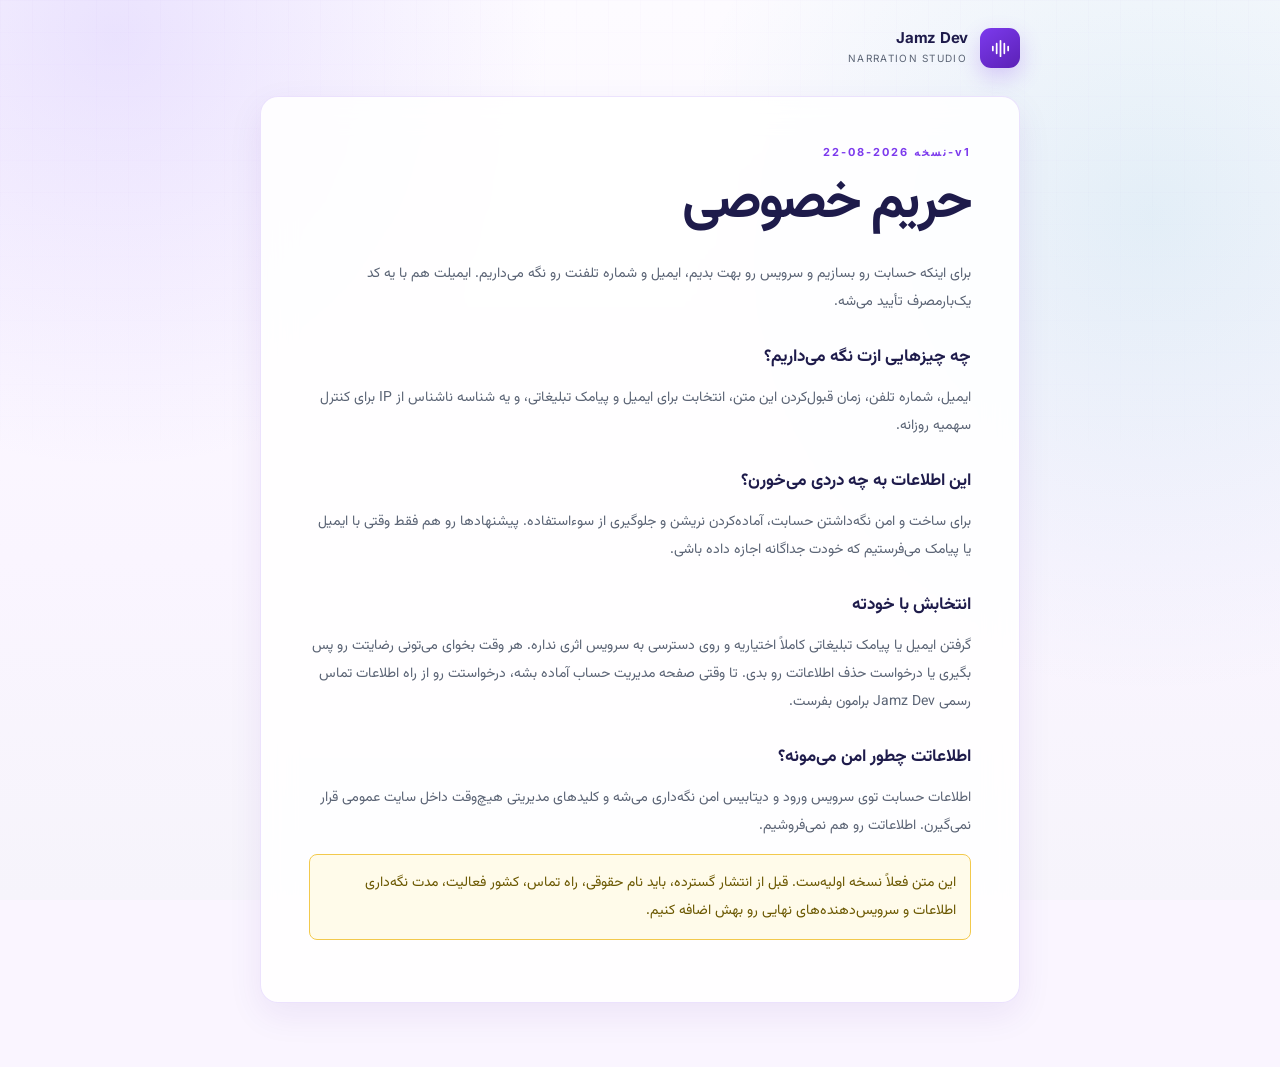
<file: public/privacy.html>
<!doctype html>
<html lang="fa" dir="rtl"><head><meta charset="utf-8"><meta name="viewport" content="width=device-width,initial-scale=1"><title>حریم خصوصی — Narration Studio</title><link rel="stylesheet" href="./style.css"></head>
<body><main class="legal-page"><a class="brand" href="./"><span class="brand-mark" aria-hidden="true"><svg viewBox="0 0 24 24" fill="none"><path d="M4 14v-4M8 17V7m4 13V4m4 13V7m4 7v-4"/></svg></span><span><strong>Jamz Dev</strong><small>Narration Studio</small></span></a>
<article class="card legal-card"><span class="eyebrow">نسخه 2026-08-22-v1</span><h1>حریم خصوصی</h1><p>برای اینکه حسابت رو بسازیم و سرویس رو بهت بدیم، ایمیل و شماره تلفنت رو نگه می‌داریم. ایمیلت هم با یه کد یک‌بارمصرف تأیید می‌شه.</p>
<h2>چه چیزهایی ازت نگه می‌داریم؟</h2><p>ایمیل، شماره تلفن، زمان قبول‌کردن این متن، انتخابت برای ایمیل و پیامک تبلیغاتی، و یه شناسه ناشناس از IP برای کنترل سهمیه روزانه.</p>
<h2>این اطلاعات به چه دردی می‌خورن؟</h2><p>برای ساخت و امن نگه‌داشتن حسابت، آماده‌کردن نریشن و جلوگیری از سوءاستفاده. پیشنهادها رو هم فقط وقتی با ایمیل یا پیامک می‌فرستیم که خودت جداگانه اجازه داده باشی.</p>
<h2>انتخابش با خودته</h2><p>گرفتن ایمیل یا پیامک تبلیغاتی کاملاً اختیاریه و روی دسترسی به سرویس اثری نداره. هر وقت بخوای می‌تونی رضایتت رو پس بگیری یا درخواست حذف اطلاعاتت رو بدی. تا وقتی صفحه مدیریت حساب آماده بشه، درخواستت رو از راه اطلاعات تماس رسمی Jamz Dev برامون بفرست.</p>
<h2>اطلاعاتت چطور امن می‌مونه؟</h2><p>اطلاعات حسابت توی سرویس ورود و دیتابیس امن نگه‌داری می‌شه و کلیدهای مدیریتی هیچ‌وقت داخل سایت عمومی قرار نمی‌گیرن. اطلاعاتت رو هم نمی‌فروشیم.</p>
<p class="privacy-draft">این متن فعلاً نسخه اولیه‌ست. قبل از انتشار گسترده، باید نام حقوقی، راه تماس، کشور فعالیت، مدت نگه‌داری اطلاعات و سرویس‌دهنده‌های نهایی رو بهش اضافه کنیم.</p></article></main></body></html>
</file>
<file: public/style.css>
@import url('https://fonts.googleapis.com/css2?family=Inter:wght@400;500;600;700&family=Vazirmatn:wght@400;500;600;700&display=swap');

:root {
  --color-primary:#7c3aed; --color-primary-dark:#6426d7; --color-secondary:#a78bfa;
  --color-accent:#0891b2; --color-background:#faf5ff; --color-foreground:#1e1b4b;
  --color-card:#ffffff; --color-muted:#f4f1fb; --color-muted-foreground:#5b6475;
  --color-border:#ddd6fe; --color-ring:#7c3aed; --color-success:#16845b;
  --space-xs:4px; --space-sm:8px; --space-md:16px; --space-lg:24px;
  --space-xl:32px; --space-2xl:48px; --space-3xl:64px;
  --radius-sm:8px; --radius-md:12px; --radius-lg:18px; --radius-pill:999px;
  --shadow-sm:0 1px 2px rgba(30,27,75,.05);
  --shadow-md:0 12px 34px rgba(76,29,149,.08);
  --shadow-lg:0 24px 70px rgba(76,29,149,.12);
  --transition:200ms ease;
}

* { box-sizing:border-box; }
html { color-scheme:light; }
button,select,input[type="range"],summary,a { touch-action:manipulation; }
body {
  margin:0; min-height:100vh; color:var(--color-foreground); background:var(--color-background);
  font-family:"Vazirmatn","Inter",ui-sans-serif,system-ui,-apple-system,sans-serif;
  -webkit-font-smoothing:antialiased;
}
body::before {
  content:""; position:fixed; inset:0; z-index:-2; pointer-events:none;
  background:
    radial-gradient(circle at 9% 4%,rgba(167,139,250,.22),transparent 27rem),
    radial-gradient(circle at 90% 24%,rgba(8,145,178,.10),transparent 30rem),
    linear-gradient(180deg,#fdfbff 0%,#faf5ff 62%,#f6f4fb 100%);
}
body::after {
  content:""; position:fixed; inset:0; z-index:-1; pointer-events:none; opacity:.28;
  background-image:linear-gradient(rgba(124,58,237,.045) 1px,transparent 1px),linear-gradient(90deg,rgba(124,58,237,.045) 1px,transparent 1px);
  background-size:32px 32px; mask-image:linear-gradient(to bottom,black,transparent 72%);
}
.auth-locked { overflow:hidden; }
.auth-locked .app-shell { filter:blur(7px); opacity:.42; pointer-events:none; user-select:none; }
.auth-gate { position:fixed; inset:0; z-index:50; display:grid; place-items:center; overflow:auto; padding:24px 12px; background:rgba(30,27,75,.48); backdrop-filter:blur(12px); }
.auth-card { width:min(100%,480px); padding:30px; border:1px solid rgba(124,58,237,.18); border-radius:var(--radius-lg); background:rgba(255,255,255,.98); box-shadow:var(--shadow-lg); }
.auth-brand { display:flex; align-items:center; gap:12px; margin-bottom:28px; direction:ltr; }
.auth-brand > span:last-child { display:flex; flex-direction:column; line-height:1.15; }
.auth-brand strong { font:700 15px "Inter",sans-serif; }
.auth-brand small { margin-top:4px; color:var(--color-muted-foreground); font:600 10px "Inter",sans-serif; letter-spacing:.13em; text-transform:uppercase; }
.auth-card h2 { margin:0 0 8px; font-size:27px; }
.auth-card > div > p { margin:0 0 24px; color:var(--color-muted-foreground); font-size:13px; line-height:1.8; }
.auth-card .eyebrow { margin-bottom:8px; direction:rtl; text-align:right; letter-spacing:0; font-family:"Vazirmatn",sans-serif; }
.check-row { display:flex; align-items:flex-start; gap:10px; margin:10px 0; font-size:11px; font-weight:500; line-height:1.75; cursor:pointer; }
.check-row input { flex:0 0 auto; width:18px; min-height:18px; margin-top:2px; accent-color:var(--color-primary); }
.check-row a { color:var(--color-primary); font-weight:700; }
.required-check { margin:2px 0 18px; }
.marketing-consent { margin:0; padding:14px; border:1px solid var(--color-border); border-radius:var(--radius-sm); background:var(--color-muted); }
.marketing-consent legend { padding:0 6px; font-size:11px; font-weight:700; }
.auth-primary { min-height:50px; margin-top:18px; }
.auth-link,.sign-out { min-height:40px; padding:0 10px; border:0; background:transparent; color:var(--color-primary); cursor:pointer; font:700 11px "Vazirmatn",sans-serif; }
.auth-link { width:100%; margin-top:9px; }
.auth-link:disabled { opacity:.5; cursor:not-allowed; }
.sign-out { border:1px solid rgba(124,58,237,.16); border-radius:var(--radius-pill); background:rgba(255,255,255,.68); }
.otp-input { direction:ltr; text-align:center; font:700 22px "Inter",sans-serif; letter-spacing:.28em; }
.otp-input[aria-invalid="true"] { border-color:#b42318; }
.otp-status { min-height:44px; margin-top:-7px; padding:9px 12px; display:flex; align-items:center; justify-content:space-between; gap:var(--space-sm); border:1px solid var(--color-border); border-radius:var(--radius-sm); background:var(--color-muted); color:var(--color-muted-foreground); font-size:10px; font-weight:600; }
.otp-status span { white-space:nowrap; }
.otp-status .is-expired { color:#b42318; }
.resend-code { min-height:44px; border:1px solid rgba(124,58,237,.15); border-radius:var(--radius-sm); transition:background var(--transition),color var(--transition),opacity var(--transition); }
.resend-code:not(:disabled):hover { background:#f0eafd; }
.auth-message { min-height:22px; margin:16px 0 0; color:var(--color-success); font-size:11px; line-height:1.7; }
.auth-message.is-error { color:#b42318; }

.app-shell { width:min(1240px,calc(100% - 48px)); margin:auto; padding:24px 0 40px; }
.skip-link { position:fixed; z-index:20; top:8px; right:8px; padding:10px 14px; border-radius:var(--radius-sm); background:var(--color-foreground); color:white; text-decoration:none; transform:translateY(-160%); transition:transform var(--transition); }
.skip-link:focus { transform:translateY(0); }
.topbar { min-height:64px; display:flex; align-items:center; justify-content:space-between; gap:var(--space-md); border-bottom:1px solid rgba(124,58,237,.12); }
.brand { display:flex; align-items:center; gap:12px; color:inherit; text-decoration:none; }
.brand-mark { width:40px; height:40px; display:grid; place-items:center; border-radius:11px; color:white; background:linear-gradient(145deg,var(--color-primary),#5b21b6); box-shadow:0 9px 22px rgba(124,58,237,.24); }
.brand-mark svg { width:23px; stroke:currentColor; stroke-width:1.8; stroke-linecap:round; }
.brand > span:last-child { display:flex; flex-direction:column; line-height:1.15; }
.brand strong { font-family:"Inter",sans-serif; font-size:15px; letter-spacing:-.02em; }
.brand small { margin-top:4px; color:var(--color-muted-foreground); font-family:"Inter",sans-serif; font-size:10px; letter-spacing:.13em; text-transform:uppercase; }
.topbar-meta { display:flex; gap:var(--space-sm); align-items:center; }
.status-badge,.version-badge { display:inline-flex; align-items:center; min-height:30px; padding:5px 11px; border:1px solid rgba(124,58,237,.14); border-radius:var(--radius-pill); background:rgba(255,255,255,.68); color:#57516f; font-size:11px; font-weight:600; backdrop-filter:blur(8px); }
.status-badge i { width:7px; height:7px; margin-left:7px; border-radius:50%; background:#21a56f; box-shadow:0 0 0 4px rgba(33,165,111,.12); }
.version-badge { direction:rtl; font-family:"Vazirmatn",sans-serif; letter-spacing:0; }
.version-badge.quota-used { border-color:rgba(220,38,38,.2); background:#fff4f4; color:#a61b1b; }

.hero { display:grid; grid-template-columns:minmax(0,1.35fr) minmax(280px,.65fr); align-items:end; gap:var(--space-2xl); padding:56px 4px 38px; }
.eyebrow { display:block; margin-bottom:14px; color:var(--color-primary); direction:ltr; text-align:right; font-family:"Inter",sans-serif; font-size:11px; font-weight:700; letter-spacing:.18em; }
h1 { margin:0; max-inline-size:17ch; text-wrap:balance; font-size:clamp(38px,5.4vw,66px); line-height:1.17; letter-spacing:-.045em; font-weight:700; }
h1 em { color:var(--color-primary); font-style:normal; background:linear-gradient(110deg,#7c3aed 10%,#0891b2 90%); -webkit-background-clip:text; background-clip:text; -webkit-text-fill-color:transparent; }
.hero p { margin:0 0 7px; max-width:42ch; color:var(--color-muted-foreground); font-size:15px; line-height:2; }

.workspace { display:grid; grid-template-columns:minmax(330px,.82fr) minmax(0,1.45fr); gap:var(--space-lg); align-items:start; direction:rtl; }
.card { min-width:0; overflow:hidden; background:rgba(255,255,255,.88); border:1px solid rgba(124,58,237,.14); border-radius:var(--radius-lg); box-shadow:var(--shadow-md); backdrop-filter:blur(16px); }
.settings-card,.script-card { padding:28px; }
.section-heading { display:flex; align-items:center; gap:12px; margin-bottom:26px; }
.section-heading .step { flex:0 0 auto; width:38px; height:38px; display:grid; place-items:center; border-radius:10px; background:var(--color-muted); color:var(--color-primary); font-family:"Inter",sans-serif; font-size:11px; font-weight:700; }
.section-heading h2 { margin:0; font-size:17px; line-height:1.35; letter-spacing:-.02em; }
.section-heading p { margin:4px 0 0; color:var(--color-muted-foreground); font-size:11px; }
.script-title-row { padding-bottom:20px; border-bottom:1px solid rgba(124,58,237,.11); }
.counter { margin-right:auto; padding:6px 10px; border-radius:var(--radius-pill); background:var(--color-muted); color:var(--color-muted-foreground); font-size:11px; white-space:nowrap; }

.field { margin-bottom:21px; }
label { display:block; margin:0 0 8px; font-size:12px; font-weight:700; }
small { display:block; margin:7px 1px 0; color:var(--color-muted-foreground); font-size:10px; line-height:1.65; }
input,select,textarea { width:100%; min-height:46px; border:1px solid #dcd7ea; border-radius:var(--radius-sm); outline:none; background:#fff; color:var(--color-foreground); font:inherit; font-size:13px; transition:border-color var(--transition),box-shadow var(--transition),background var(--transition); }
input,select { padding:0 13px; }
select { cursor:pointer; }
textarea { padding:13px 15px; line-height:1.8; resize:vertical; }
input:hover,select:hover,textarea:hover { border-color:#c3b7df; }
input:focus-visible,select:focus-visible,textarea:focus-visible,button:focus-visible,a:focus-visible,summary:focus-visible { outline:3px solid rgba(124,58,237,.22); outline-offset:2px; border-color:var(--color-ring); }
.phone-control { display:grid; grid-template-columns:minmax(150px,.95fr) minmax(0,1.05fr); gap:var(--space-sm); direction:rtl; }
#phoneCountry { min-width:0; padding-inline:10px 30px; font-size:11px; text-align:right; }
.local-phone { min-width:0; min-height:46px; display:flex; align-items:center; direction:ltr; overflow:hidden; border:1px solid #dcd7ea; border-radius:var(--radius-sm); background:#fff; transition:border-color var(--transition),box-shadow var(--transition); }
.local-phone:hover { border-color:#c3b7df; }
.local-phone:focus-within { border-color:var(--color-ring); box-shadow:0 0 0 3px rgba(124,58,237,.16); }
.local-phone span { flex:0 0 auto; min-width:47px; padding:0 10px; color:var(--color-primary); border-right:1px solid #e8e3f2; font:700 12px "Inter",sans-serif; text-align:center; }
.local-phone input { min-width:0; padding-inline:11px; border:0; border-radius:0; direction:ltr; font-family:"Inter",sans-serif; }
.local-phone input:hover,.local-phone input:focus-visible { border:0; outline:0; box-shadow:none; }
.field-error { margin-top:6px; color:#b42318; font-weight:600; }
.phone-field:has(input[aria-invalid="true"]) .local-phone { border-color:#b42318; }
.two-fields { display:grid; grid-template-columns:1fr 1fr; gap:14px; }
.key-row { display:grid; grid-template-columns:minmax(0,1fr) auto; gap:8px; }
.secondary { min-width:68px; border:1px solid #dcd7ea; border-radius:var(--radius-sm); background:var(--color-muted); color:var(--color-primary); font:inherit; font-size:11px; font-weight:700; cursor:pointer; transition:background var(--transition),border-color var(--transition); }
.secondary:hover { background:#ece5fc; border-color:#c9b9ef; }

input[type="range"] { height:26px; min-height:26px; padding:0; border:0; box-shadow:none; accent-color:var(--color-primary); background:transparent; cursor:pointer; }
input[type="range"]:focus-visible { outline:3px solid rgba(124,58,237,.2); outline-offset:4px; }
.range-wrap { direction:rtl; display:grid; grid-template-columns:auto 1fr auto; align-items:center; gap:10px; }
.range-wrap span { color:#7a738d; font-size:9px; }
#speedValue,#ageValue { display:inline-block; min-width:48px; color:var(--color-primary); font-weight:700; }

.advanced-settings { margin-top:2px; border:1px solid #e4dff0; border-radius:var(--radius-sm); background:#fbfaff; }
.advanced-settings summary { min-height:46px; padding:0 13px; display:flex; align-items:center; justify-content:space-between; cursor:pointer; list-style:none; color:#51496a; font-size:11px; font-weight:700; }
.advanced-settings summary::-webkit-details-marker { display:none; }
.advanced-settings summary svg { width:17px; stroke:currentColor; stroke-width:1.8; transition:transform var(--transition); }
.advanced-settings[open] summary svg { transform:rotate(180deg); }
.advanced-content { padding:2px 12px 12px; }
.advanced-content textarea { min-height:120px; font-family:"Inter",sans-serif; font-size:11px; direction:ltr; text-align:left; }
.offline-active .advanced-settings { opacity:.68; }

.script-card { min-height:682px; display:flex; flex-direction:column; }
.script-editor { flex:1; min-height:410px; display:flex; flex-direction:column; overflow:hidden; border:1px solid #dcd7ea; border-radius:var(--radius-md); background:#fff; transition:border-color var(--transition),box-shadow var(--transition); }
.script-editor:focus-within { border-color:var(--color-primary); box-shadow:0 0 0 3px rgba(124,58,237,.12); }
.script { flex:1; min-height:350px; padding:20px; border:0; border-radius:0; box-shadow:none!important; font-size:15px; line-height:2; }
.script::placeholder { color:#9c96aa; }
.editor-footer { min-height:44px; padding:0 14px; display:flex; align-items:center; justify-content:space-between; gap:12px; border-top:1px solid #ede9f5; background:#fbfaff; color:#756e86; font-size:10px; }
.editor-footer span { display:flex; align-items:center; gap:7px; }
.editor-footer svg { width:15px; stroke:var(--color-accent); stroke-width:1.8; stroke-linecap:round; stroke-linejoin:round; }

button,.download { font:inherit; }
.primary { width:100%; min-height:56px; margin-top:16px; padding:0 18px; display:flex; align-items:center; justify-content:space-between; border:0; border-radius:10px; cursor:pointer; background:linear-gradient(110deg,var(--color-primary),#6d28d9); color:#fff; box-shadow:0 11px 24px rgba(124,58,237,.23); font-weight:700; transition:background var(--transition),box-shadow var(--transition),transform var(--transition); }
.primary:hover { background:linear-gradient(110deg,var(--color-primary-dark),#5b21b6); box-shadow:0 13px 30px rgba(124,58,237,.3); transform:translateY(-1px); }
.primary:active { transform:translateY(0); }
.primary:disabled { opacity:.58; cursor:wait; transform:none; box-shadow:none; }
.button-label { display:flex; align-items:center; gap:10px; }
.button-label svg,.arrow-icon { width:20px; stroke:currentColor; stroke-width:1.8; stroke-linecap:round; stroke-linejoin:round; }
.arrow-icon { transform:scaleX(-1); }
.privacy-note { margin:10px 2px 0; color:var(--color-muted-foreground); font-size:10px; line-height:1.7; }

.status { margin-top:18px; padding:15px 16px; border:1px solid #e1d9f2; border-radius:var(--radius-sm); background:#fbf9ff; }
.status-line { display:flex; justify-content:space-between; gap:16px; color:#5a526c; font-size:11px; }
.progress { height:5px; margin-top:11px; overflow:hidden; border-radius:var(--radius-pill); background:#e8e2f2; }
.progress i { display:block; width:0; height:100%; border-radius:inherit; background:linear-gradient(90deg,var(--color-primary),var(--color-accent)); transition:width 350ms ease; }
.status-action { min-height:44px; width:max-content; margin-top:10px; padding:0 13px; display:inline-flex; align-items:center; border:1px solid rgba(124,58,237,.2); border-radius:var(--radius-sm); background:#fff; color:var(--color-primary-dark); text-decoration:none; font-size:11px; font-weight:700; transition:background var(--transition),border-color var(--transition); }
.status-action:hover { border-color:rgba(124,58,237,.4); background:#f4efff; }

.result { margin-top:18px; padding:16px; border:1px solid rgba(22,132,91,.22); border-radius:var(--radius-md); background:#f0fbf7; }
.result-head { display:flex; align-items:center; gap:11px; margin-bottom:14px; }
.result-icon { flex:0 0 auto; width:34px; height:34px; display:grid; place-items:center; border-radius:50%; background:#d9f4e9; color:var(--color-success); }
.result-icon svg { width:18px; stroke:currentColor; stroke-width:2; stroke-linecap:round; stroke-linejoin:round; }
.result-head > div { display:flex; flex-direction:column; }
.result strong { font-size:12px; }
.result span { margin-top:2px; color:#587064; font-size:10px; }
.result audio { width:100%; height:42px; display:block; }
.download { min-height:40px; margin-right:auto; padding:0 12px; display:inline-flex; align-items:center; gap:7px; border:1px solid rgba(22,132,91,.2); border-radius:var(--radius-sm); background:#fff; color:#116d4c; text-decoration:none; font-size:10px; font-weight:700; cursor:pointer; transition:background var(--transition),border-color var(--transition); }
.download:hover { background:#e6f8f0; border-color:rgba(22,132,91,.38); }
.download svg { width:16px; stroke:currentColor; stroke-width:1.8; stroke-linecap:round; stroke-linejoin:round; }

footer { min-height:70px; padding:24px 4px 0; display:flex; justify-content:space-between; color:#81798e; font-family:"Inter","Vazirmatn",sans-serif; font-size:10px; letter-spacing:.02em; }
.legal-page { width:min(760px,calc(100% - 24px)); margin:0 auto; padding:28px 0 64px; }
.legal-page > .brand { margin-bottom:28px; }
.legal-card { padding:clamp(22px,5vw,48px); }
.legal-card h1 { max-inline-size:none; margin-bottom:24px; font-size:clamp(34px,7vw,54px); }
.legal-card h2 { margin:28px 0 6px; font-size:17px; }
.legal-card p { color:var(--color-muted-foreground); font-size:14px; line-height:2; }
.privacy-draft { padding:14px; border:1px solid #f2c94c; border-radius:var(--radius-sm); background:#fffbea; color:#6b5800!important; }
.hidden { display:none!important; }
.sr-only { position:absolute; width:1px; height:1px; padding:0; margin:-1px; overflow:hidden; clip:rect(0,0,0,0); white-space:nowrap; border:0; }

@media (max-width:960px) {
  .app-shell { width:min(100% - 32px,760px); }
  .hero { grid-template-columns:1fr; gap:18px; padding-top:44px; }
  .hero p { max-width:62ch; }
  .workspace { grid-template-columns:1fr; }
  .script-card { min-height:620px; }
}
@media (max-width:600px) {
  .auth-gate { align-items:start; padding-top:12px; }
  .auth-card { padding:22px 18px; border-radius:var(--radius-md); }
  .otp-status { align-items:flex-start; flex-direction:column; gap:2px; }
  .phone-control { grid-template-columns:minmax(137px,.95fr) minmax(0,1.05fr); }
  #phoneCountry { font-size:10px; }
  .app-shell { width:calc(100% - 24px); padding-top:12px; }
  .topbar { min-height:56px; }
  .version-badge { display:none; }
  .brand-mark { width:36px; height:36px; }
  .hero { padding:35px 2px 26px; }
  .hero p { font-size:14px; }
  h1 { font-size:clamp(34px,10.5vw,46px); }
  .settings-card,.script-card { padding:20px 16px; border-radius:var(--radius-md); }
  .two-fields { grid-template-columns:1fr; gap:0; }
  .script-title-row { align-items:flex-start; position:relative; }
  .counter { position:absolute; left:0; }
  .script-editor { min-height:360px; }
  .script { min-height:300px; padding:16px; font-size:14px; }
  .editor-footer { align-items:flex-start; flex-direction:column; justify-content:center; gap:2px; padding-block:7px; }
  .primary { min-height:54px; }
  .result-head { flex-wrap:wrap; }
  .download { width:100%; justify-content:center; margin-top:4px; }
  footer { flex-direction:column; justify-content:flex-start; gap:4px; }
}
@media (prefers-reduced-motion:reduce) {
  *,*::before,*::after { scroll-behavior:auto!important; transition-duration:.01ms!important; animation-duration:.01ms!important; animation-iteration-count:1!important; }
}
</file>
